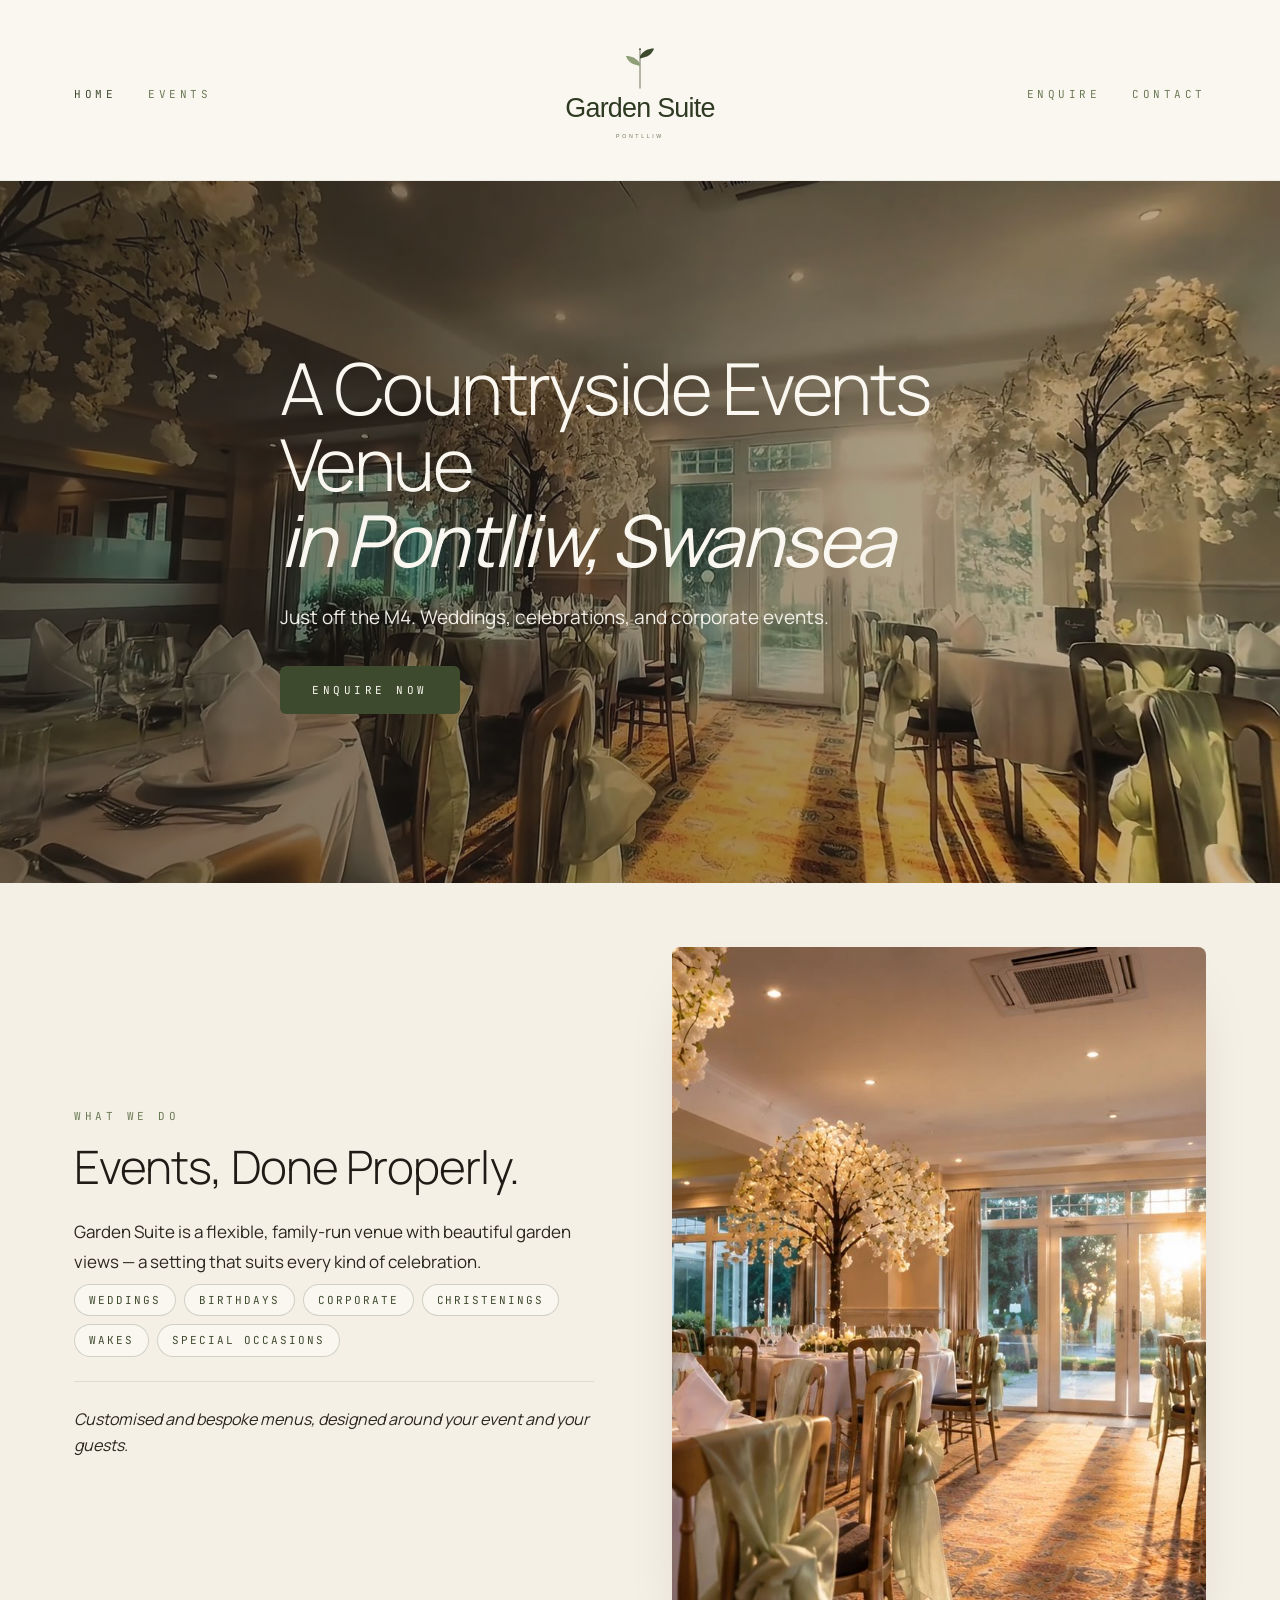
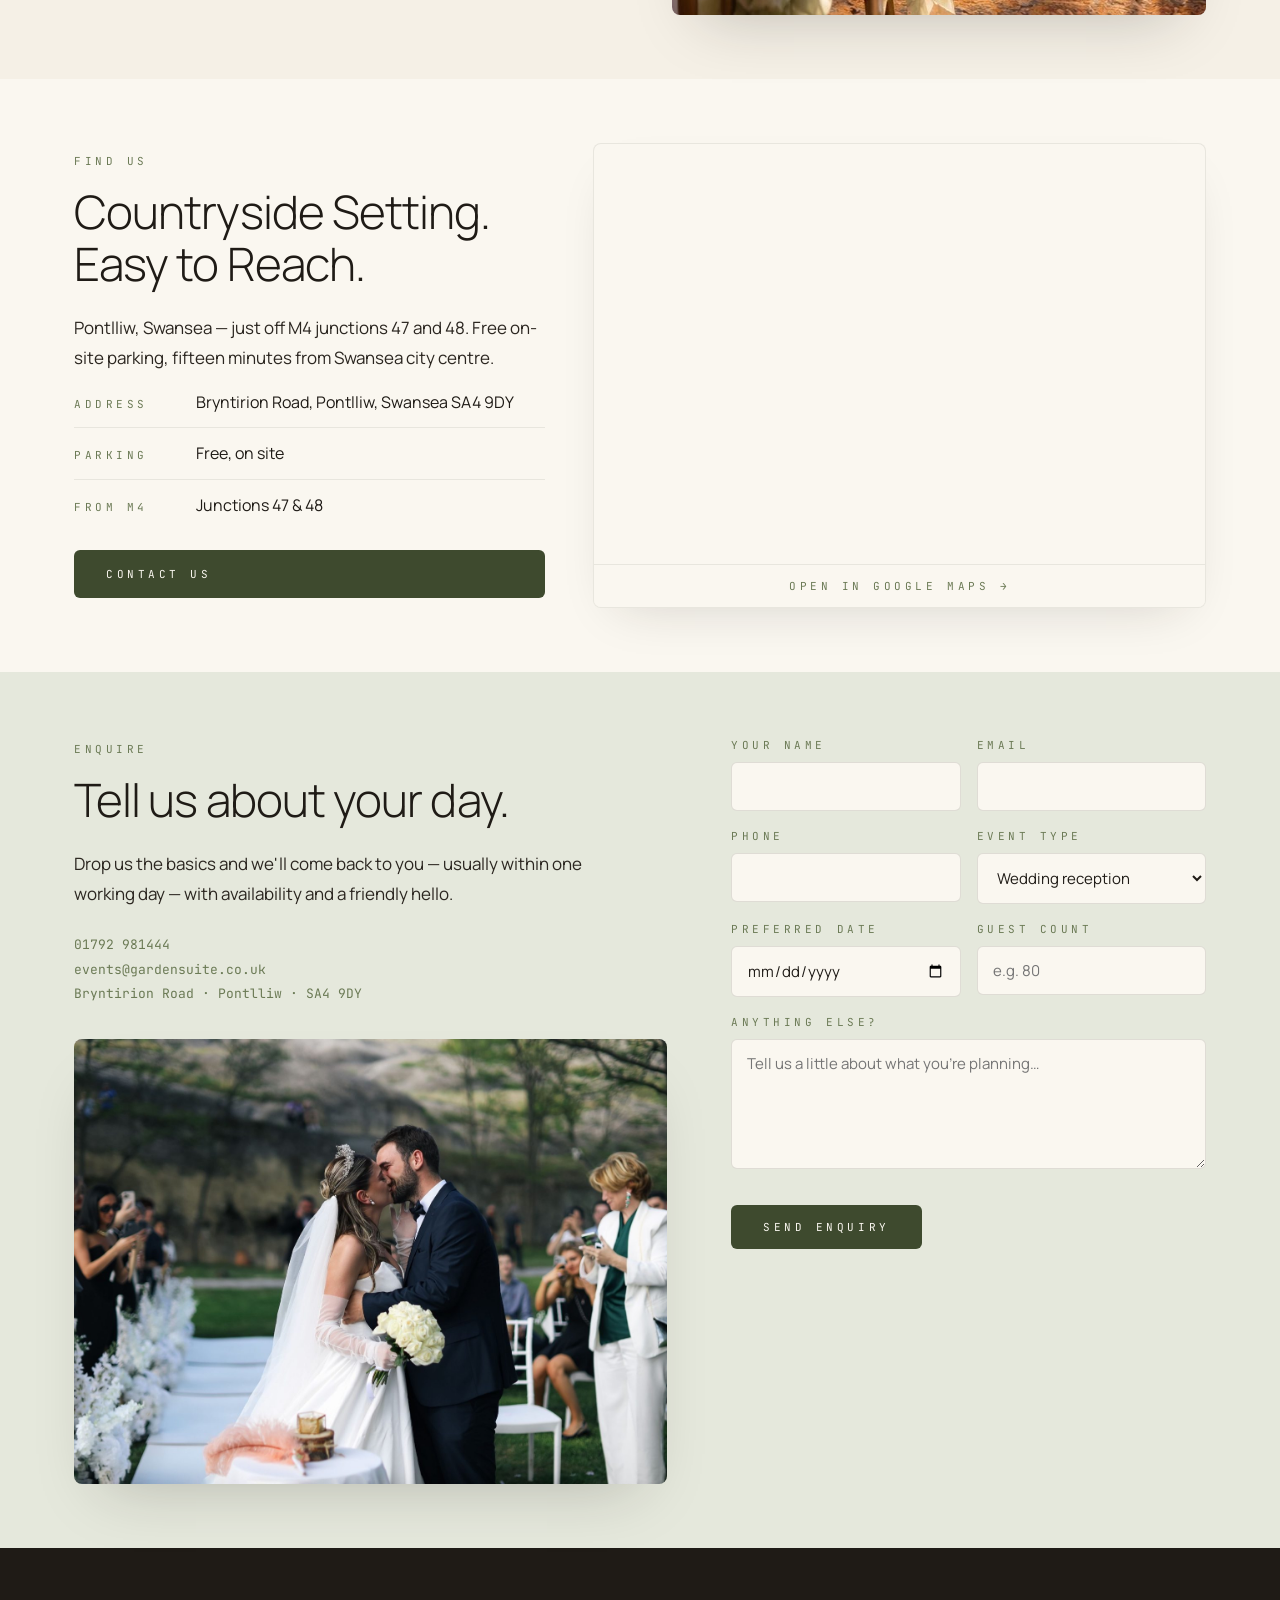
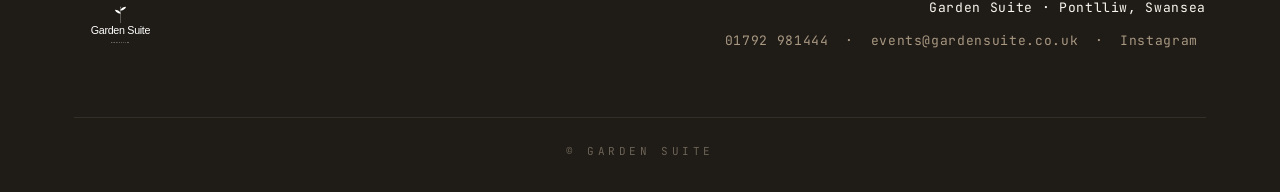
<file: index.html>
<!doctype html>
<html lang="en">
<head>
  <meta charset="utf-8" />
  <meta name="viewport" content="width=device-width, initial-scale=1" />
  <title>Garden Suite — Countryside Events Venue, Pontlliw, Swansea</title>
  <meta name="description" content="A countryside events venue in Pontlliw, Swansea — just off the M4. Weddings, celebrations and corporate events with garden views and bespoke menus." />
  <link rel="icon" type="image/png" sizes="32x32" href="brand/logo/png/favicon-32.png" />
  <link rel="icon" type="image/png" sizes="16x16" href="brand/logo/png/favicon-16.png" />
  <link rel="stylesheet" href="styles.css" />
</head>
<body>

  <header class="site-header">
    <div class="wrap">
      <nav class="nav-left" aria-label="Primary">
        <a href="index.html" class="active">Home</a>
        <a href="#what">Events</a>
      </nav>
      <a class="brand-link" href="index.html" aria-label="Garden Suite home">
        <img src="brand/logo/garden-suite-primary-transparent.svg" alt="Garden Suite" />
      </a>
      <nav class="nav" aria-label="Secondary">
        <a href="#enquire">Enquire</a>
        <a href="contact.html">Contact</a>
      </nav>
      <nav class="nav-mobile" aria-label="Mobile">
        <a href="index.html" class="active">Home</a>
        <a href="contact.html">Contact</a>
      </nav>
    </div>
  </header>

  <section class="hero">
    <div class="hero-bg" style="background-image:url(images/hero-poster.jpg)">
      <video id="hero-video" autoplay muted loop playsinline webkit-playsinline disablepictureinpicture disableremoteplayback preload="auto" poster="images/hero-poster.jpg" aria-hidden="true" tabindex="-1">
        <source src="video/hero-720.mp4" type="video/mp4" media="(max-width: 900px)" />
        <source src="video/hero.mp4" type="video/mp4" />
      </video>
    </div>
    <div class="wrap hero-content">
      <h1>A Countryside Events Venue<br/><span class="place">in Pontlliw, Swansea</span></h1>
      <p class="lede">Just off the M4. Weddings, celebrations, and corporate events.</p>
      <div class="hero-ctas">
        <a class="btn" href="#enquire">Enquire Now</a>
      </div>
    </div>
  </section>

  <section id="what" class="cream">
    <div class="wrap">
      <div class="what">
        <div class="what-copy">
          <span class="section-eyebrow">What we do</span>
          <h2 class="section-title">Events, Done Properly.</h2>
          <p class="section-body">Garden Suite is a flexible, family-run venue with beautiful garden views — a setting that suits every kind of celebration.</p>
          <div class="event-tags">
            <span>Weddings</span>
            <span>Birthdays</span>
            <span>Corporate</span>
            <span>Christenings</span>
            <span>Wakes</span>
            <span>Special Occasions</span>
          </div>
          <p class="menu-line">Customised and bespoke menus, designed around your event and your guests.</p>
        </div>
        <div class="what-img">
          <img src="images/reception-room-sunset.jpg" alt="The reception room at Garden Suite set for a wedding, with blossom trees and evening sun through the garden doors" loading="lazy" />
        </div>
      </div>
    </div>
  </section>

  <section id="find">
    <div class="wrap">
      <div class="find">
        <div class="find-copy">
          <span class="section-eyebrow">Find us</span>
          <h2 class="section-title">Countryside Setting.<br/>Easy to Reach.</h2>
          <p class="section-body">Pontlliw, Swansea — just off M4 junctions 47 and 48. Free on-site parking, fifteen minutes from Swansea city centre.</p>
          <div class="find-meta">
            <div><span class="k">Address</span><span class="v">Bryntirion Road, Pontlliw, Swansea SA4 9DY</span></div>
            <div><span class="k">Parking</span><span class="v">Free, on site</span></div>
            <div><span class="k">From M4</span><span class="v">Junctions 47 &amp; 48</span></div>
          </div>
          <a class="btn" href="contact.html">Contact Us</a>
        </div>
        <div class="map-frame">
          <iframe
            title="Map of Garden Suite, Bryntirion Road, Pontlliw, Swansea SA4 9DY"
            src="https://maps.google.com/maps?q=Bryntirion+Road,+Pontlliw,+Swansea+SA4+9DY&amp;z=15&amp;output=embed"
            loading="lazy"
            referrerpolicy="no-referrer-when-downgrade"></iframe>
          <a class="map-link" href="https://www.google.com/maps/search/?api=1&query=Bryntirion+Road+Pontlliw+Swansea+SA4+9DY" target="_blank" rel="noopener">Open in Google Maps →</a>
        </div>
      </div>
    </div>
  </section>

  <section id="enquire" class="sage">
    <div class="wrap">
      <div class="form-grid">
        <div>
          <span class="section-eyebrow">Enquire</span>
          <h2 class="section-title">Tell us about your day.</h2>
          <p class="section-body">Drop us the basics and we'll come back to you — usually within one working day — with availability and a friendly hello.</p>
          <div class="form-meta">
            <div>01792 981444</div>
            <div>events@gardensuite.co.uk</div>
            <div>Bryntirion Road · Pontlliw · SA4 9DY</div>
          </div>
          <div class="form-img">
            <img src="images/wedding-ceremony-kiss.jpg" alt="Bride and groom kissing at the end of the aisle" loading="lazy" />
          </div>
        </div>

        <form id="enquiry-form" novalidate>
          <div class="row-2">
            <div class="field">
              <label for="name">Your name</label>
              <input id="name" name="name" type="text" required autocomplete="name" />
            </div>
            <div class="field">
              <label for="email">Email</label>
              <input id="email" name="email" type="email" required autocomplete="email" />
            </div>
          </div>
          <div class="row-2">
            <div class="field">
              <label for="phone">Phone</label>
              <input id="phone" name="phone" type="tel" autocomplete="tel" />
            </div>
            <div class="field">
              <label for="event-type">Event type</label>
              <select id="event-type" name="event-type">
                <option>Wedding reception</option>
                <option>Birthday or celebration</option>
                <option>Christening or wake</option>
                <option>Corporate or meeting</option>
                <option>Other</option>
              </select>
            </div>
          </div>
          <div class="row-2">
            <div class="field">
              <label for="date">Preferred date</label>
              <input id="date" name="date" type="date" />
            </div>
            <div class="field">
              <label for="guests">Guest count</label>
              <input id="guests" name="guests" type="number" min="1" max="200" placeholder="e.g. 80" />
            </div>
          </div>
          <div class="field">
            <label for="message">Anything else?</label>
            <textarea id="message" name="message" placeholder="Tell us a little about what you're planning…"></textarea>
          </div>
          <div class="form-actions">
            <button class="btn" type="submit">Send enquiry</button>
          </div>
          <div class="form-success" id="form-success">
            Thank you — your enquiry is on its way. We'll be in touch shortly.
          </div>
        </form>
      </div>
    </div>
  </section>

  <footer class="site-footer">
    <div class="wrap">
      <div>
        <img src="brand/logo/garden-suite-mono-white.svg" alt="Garden Suite" />
      </div>
      <div class="footer-meta">
        <span class="name">Garden Suite · Pontlliw, Swansea</span>
        <span class="links">
          <a href="tel:+441792981444">01792 981444</a> ·
          <a href="mailto:events@gardensuite.co.uk">events@gardensuite.co.uk</a> ·
          <a href="https://instagram.com/" target="_blank" rel="noopener">Instagram</a>
        </span>
      </div>
      <div class="footer-copy">© Garden Suite</div>
    </div>
  </footer>

  <script>
    // Hero video: start it on phones that allow autoplay; otherwise fall back to the still photo
    (function () {
      var v = document.getElementById('hero-video');
      if (!v) return;
      v.muted = true; v.defaultMuted = true;
      function fallback() { v.style.display = 'none'; }
      var sources = v.querySelectorAll('source');
      if (sources.length) sources[sources.length - 1].addEventListener('error', fallback);
      v.addEventListener('error', fallback);
      var p = v.play();
      if (p && p.catch) p.catch(function () { /* autoplay blocked (e.g. Low Power Mode): poster stays, no play button */ });
    })();
  </script>
  <script>
    const form = document.getElementById('enquiry-form');
    const success = document.getElementById('form-success');
    form.addEventListener('submit', (e) => {
      e.preventDefault();
      if (!form.checkValidity()) { form.reportValidity(); return; }
      success.classList.add('show');
      form.reset();
      success.scrollIntoView({ behavior: 'smooth', block: 'center' });
    });
  </script>

</body>
</html>
</file>
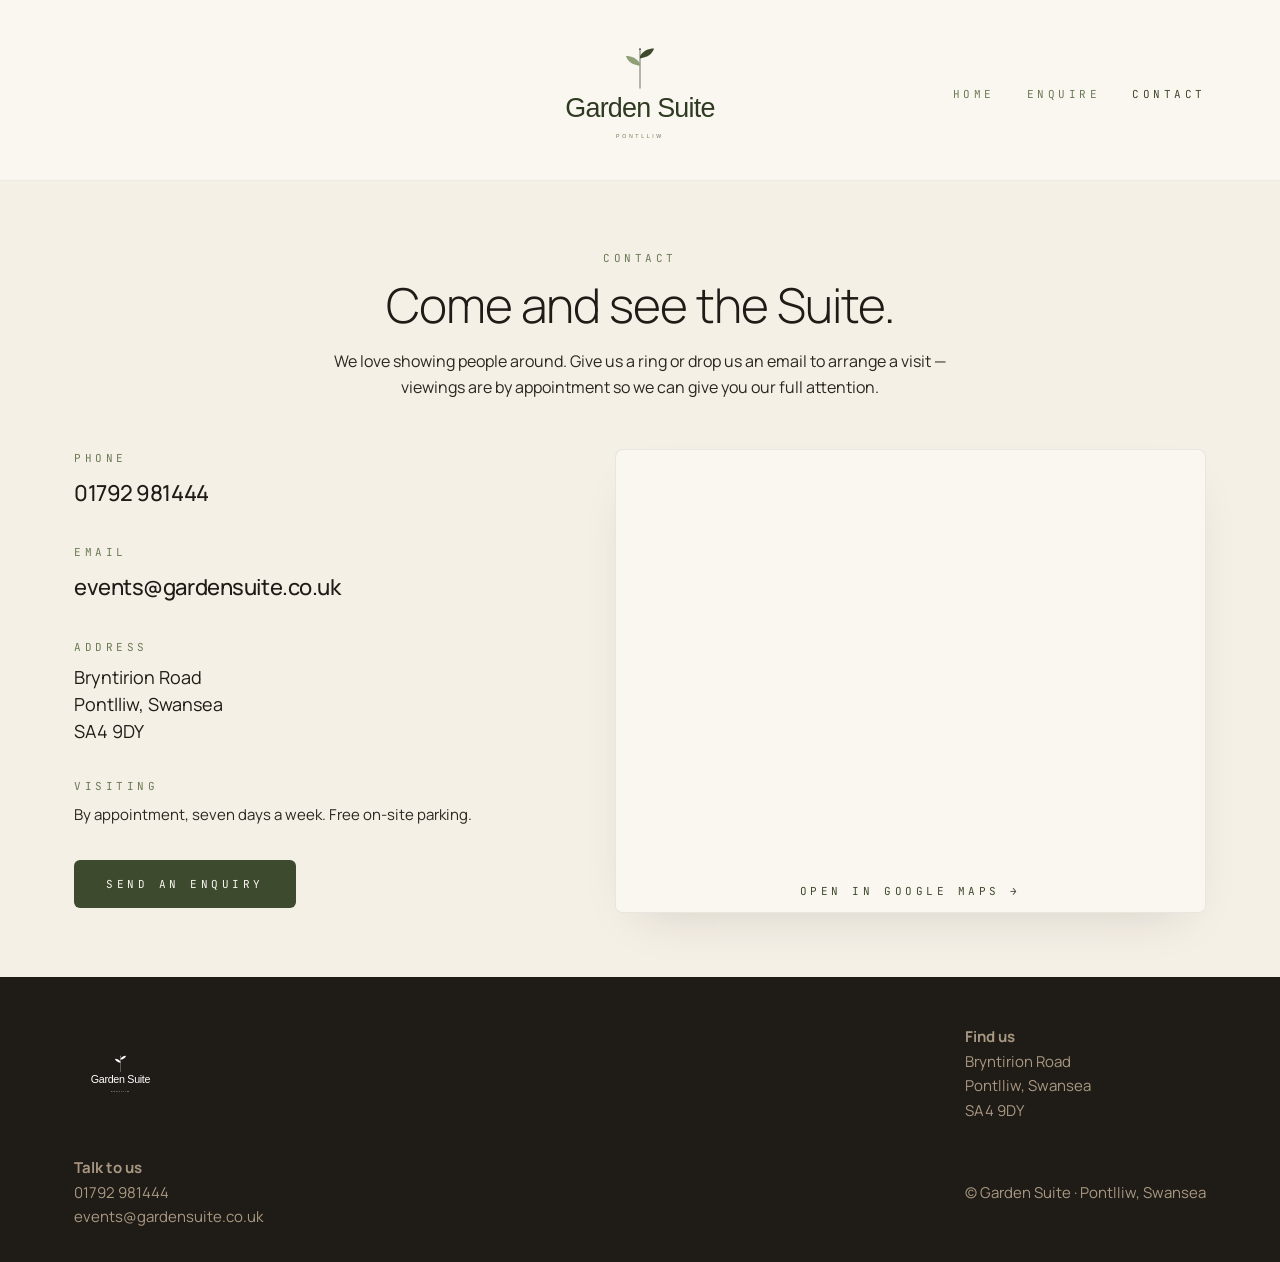
<file: contact.html>
<!doctype html>
<html lang="en">
<head>
  <meta charset="utf-8" />
  <meta name="viewport" content="width=device-width, initial-scale=1" />
  <title>Contact — Garden Suite, Pontlliw, Swansea</title>
  <meta name="description" content="Visit Garden Suite at Bryntirion Road, Pontlliw, Swansea SA4 9DY. Call 01792 981444 or email events@gardensuite.co.uk." />
  <link rel="icon" type="image/png" sizes="32x32" href="brand/logo/png/favicon-32.png" />
  <link rel="icon" type="image/png" sizes="16x16" href="brand/logo/png/favicon-16.png" />
  <link rel="stylesheet" href="styles.css" />
</head>
<body>

  <header class="site-header">
    <div class="wrap">
      <a class="brand-link" href="index.html" aria-label="Garden Suite home">
        <img src="brand/logo/garden-suite-primary-transparent.svg" alt="Garden Suite" />
      </a>
      <nav class="nav" aria-label="Primary">
        <a href="index.html">Home</a>
        <a href="index.html#enquire">Enquire</a>
        <a href="contact.html" class="active">Contact</a>
      </nav>
    </div>
  </header>

  <section class="cream">
    <div class="wrap">
      <div class="section-head">
        <span class="gs-label">Contact</span>
        <h2>Come and see the Suite.</h2>
        <p>We love showing people around. Give us a ring or drop us an email to arrange a visit — viewings are by appointment so we can give you our full attention.</p>
      </div>

      <div class="contact-grid">
        <div class="contact-list">
          <div class="contact-item">
            <span class="gs-label">Phone</span>
            <div class="value"><a href="tel:+441792981444">01792 981444</a></div>
          </div>
          <div class="contact-item">
            <span class="gs-label">Email</span>
            <div class="value"><a href="mailto:events@gardensuite.co.uk">events@gardensuite.co.uk</a></div>
          </div>
          <div class="contact-item">
            <span class="gs-label">Address</span>
            <address>
              Bryntirion Road<br/>
              Pontlliw, Swansea<br/>
              SA4 9DY
            </address>
          </div>
          <div class="contact-item">
            <span class="gs-label">Visiting</span>
            <p style="font-size:15px;">By appointment, seven days a week. Free on-site parking.</p>
          </div>
          <div>
            <a class="btn" href="index.html#enquire">Send an enquiry</a>
          </div>
        </div>

        <div class="map-frame">
          <iframe
            title="Map of Garden Suite, Bryntirion Road, Pontlliw, Swansea SA4 9DY"
            src="https://maps.google.com/maps?q=Bryntirion+Road,+Pontlliw,+Swansea+SA4+9DY&amp;z=15&amp;output=embed"
            loading="lazy"
            referrerpolicy="no-referrer-when-downgrade"></iframe>
          <p style="text-align:center;font-family:var(--gs-font-mono);font-size:var(--gs-fs-label);letter-spacing:var(--gs-tracking-label);text-transform:uppercase;color:var(--gs-olive);padding:var(--gs-space-3) 0;background:var(--gs-paper);margin:0;"><a href="https://www.google.com/maps/search/?api=1&query=Bryntirion+Road+Pontlliw+Swansea+SA4+9DY" target="_blank" rel="noopener">Open in Google Maps →</a></p>
        </div>
      </div>
    </div>
  </section>

  <footer class="site-footer">
    <div class="wrap">
      <div>
        <img src="brand/logo/garden-suite-mono-white.svg" alt="Garden Suite" />
      </div>
      <div>
        <h4>Find us</h4>
        <p>Bryntirion Road<br/>Pontlliw, Swansea<br/>SA4 9DY</p>
      </div>
      <div>
        <h4>Talk to us</h4>
        <p><a href="tel:+441792981444">01792 981444</a><br/>
        <a href="mailto:events@gardensuite.co.uk">events@gardensuite.co.uk</a></p>
      </div>
      <div class="copy">© Garden Suite · Pontlliw, Swansea</div>
    </div>
  </footer>

</body>
</html>
</file>
<file: styles.css>
@import url('brand/tokens.css');
@import url('https://fonts.googleapis.com/css2?family=Manrope:wght@300;400;500;600;700&family=JetBrains+Mono:wght@400;500&display=swap');

* { box-sizing: border-box; margin: 0; padding: 0; }

html { scroll-behavior: smooth; }

body {
  background: var(--gs-paper);
  color: var(--gs-ink-soft);
  font-family: var(--gs-font-body);
  font-size: var(--gs-fs-body);
  line-height: 1.65;
  -webkit-font-smoothing: antialiased;
}

img { max-width: 100%; display: block; }
a { color: var(--gs-forest); text-decoration: none; transition: color 0.2s; }
a:hover { color: var(--gs-forest-deep); }

.wrap { max-width: 1180px; margin: 0 auto; padding: 0 var(--gs-space-6); }

/* ── Header (desktop: centered logo) ────────── */
.site-header {
  background: var(--gs-paper);
  padding: var(--gs-space-6) 0 var(--gs-space-4);
  border-bottom: 1px solid rgba(31, 27, 22, 0.06);
}
.site-header .wrap {
  display: grid;
  grid-template-columns: 1fr auto 1fr;
  align-items: center;
  gap: var(--gs-space-6);
}
.brand-link { justify-self: center; grid-column: 2; }
.brand-link img {
  height: 140px;
  width: auto;
}
.nav-left, .nav { display: flex; gap: var(--gs-space-8); align-items: center; }
.nav-left { justify-self: start; grid-column: 1; }
.nav { justify-self: end; grid-column: 3; }

.nav a, .nav-left a {
  font-family: var(--gs-font-mono);
  font-size: var(--gs-fs-label);
  letter-spacing: var(--gs-tracking-label);
  text-transform: uppercase;
  color: var(--gs-olive);
}
.nav a.active, .nav a:hover, .nav-left a:hover, .nav-left a.active { color: var(--gs-forest); }

.nav-mobile { display: none; }

/* ── Hero (full-width photo) ──────────── */
.hero {
  position: relative;
  min-height: 78vh;
  display: flex;
  align-items: center;
  overflow: hidden;
  background: var(--gs-ink);
}
.hero-bg { position: absolute; inset: 0; background-size: cover; background-position: center; }
.hero-bg video { pointer-events: none; background: transparent; }
/* Hide the iPhone play button that appears when autoplay is blocked */
.hero-bg video::-webkit-media-controls,
.hero-bg video::-webkit-media-controls-panel,
.hero-bg video::-webkit-media-controls-play-button,
.hero-bg video::-webkit-media-controls-start-playback-button { display: none !important; -webkit-appearance: none; opacity: 0; }
.hero-bg img, .hero-bg video { width: 100%; height: 100%; object-fit: cover; display: block; }
.hero-bg::after {
  content: "";
  position: absolute; inset: 0;
  background: linear-gradient(105deg, rgba(31,27,22,0.70) 0%, rgba(31,27,22,0.45) 55%, rgba(31,27,22,0.20) 100%);
}
.hero-content {
  position: relative;
  z-index: 1;
  color: var(--gs-paper);
  padding: var(--gs-space-16) 0;
  max-width: 720px;
}
.hero-content h1 {
  font-family: var(--gs-font-display);
  font-size: clamp(40px, 5.6vw, 76px);
  font-weight: 300;
  line-height: 1.06;
  letter-spacing: var(--gs-tracking-display);
  color: var(--gs-paper);
  margin-bottom: var(--gs-space-6);
}
.hero-content h1 .place { font-weight: 400; font-style: italic; }
.hero-content p.lede {
  font-size: 19px;
  color: var(--gs-paper);
  opacity: 0.95;
  margin-bottom: var(--gs-space-8);
  max-width: 560px;
}
.hero-ctas { display: flex; flex-wrap: wrap; gap: var(--gs-space-3); }

/* ── Buttons ──────────────────────────── */
.btn {
  display: inline-block;
  padding: 15px 32px;
  background: var(--gs-forest);
  color: var(--gs-paper);
  font-family: var(--gs-font-mono);
  font-size: var(--gs-fs-label);
  letter-spacing: var(--gs-tracking-label);
  text-transform: uppercase;
  border-radius: var(--gs-radius-md);
  border: none;
  cursor: pointer;
  transition: background 0.2s, transform 0.1s, color 0.2s;
}
.btn:hover { background: var(--gs-forest-deep); color: var(--gs-paper); }
.btn:active { transform: translateY(1px); }
.btn-ghost {
  background: transparent;
  color: var(--gs-forest);
  border: 1px solid var(--gs-forest);
}
.btn-ghost:hover { background: var(--gs-forest); color: var(--gs-paper); }

/* ── Sections ─────────────────────────── */
section { padding: var(--gs-space-16) 0; }
section.cream { background: var(--gs-cream); }
section.sage { background: var(--gs-sage); }

.section-eyebrow {
  font-family: var(--gs-font-mono);
  font-size: var(--gs-fs-label);
  letter-spacing: var(--gs-tracking-label);
  text-transform: uppercase;
  color: var(--gs-olive);
  margin-bottom: var(--gs-space-4);
  display: inline-block;
}
.section-title {
  font-family: var(--gs-font-display);
  font-size: clamp(32px, 3.6vw, 48px);
  font-weight: 300;
  line-height: 1.12;
  letter-spacing: var(--gs-tracking-tight);
  color: var(--gs-ink);
  margin-bottom: var(--gs-space-6);
}
.section-body {
  font-size: 17px;
  color: var(--gs-ink-soft);
  line-height: 1.75;
  margin-bottom: var(--gs-space-5);
  max-width: 52ch;
}
.section-body:last-child { margin-bottom: 0; }

/* ── What we do (2 col, tags) ────────── */
.what {
  display: grid;
  grid-template-columns: 1fr 1fr;
  gap: var(--gs-space-16);
  align-items: center;
}
.what-img {
  border-radius: var(--gs-radius-lg);
  overflow: hidden;
  aspect-ratio: 4/5;
  box-shadow: 0 30px 60px -30px rgba(31, 27, 22, 0.25);
}
.what-img img { width: 100%; height: 100%; object-fit: cover; }
.form-img {
  margin-top: var(--gs-space-8);
  border-radius: var(--gs-radius-lg);
  overflow: hidden;
  aspect-ratio: 4/3;
  box-shadow: 0 30px 60px -30px rgba(31, 27, 22, 0.25);
}
.form-img img { width: 100%; height: 100%; object-fit: cover; object-position: center 35%; }
.what-copy { max-width: 520px; }

.event-tags {
  display: flex;
  flex-wrap: wrap;
  gap: var(--gs-space-2);
  margin: var(--gs-space-2) 0 var(--gs-space-6);
}
.event-tags span {
  display: inline-block;
  padding: 6px 14px;
  border: 1px solid rgba(62, 74, 46, 0.22);
  border-radius: 999px;
  font-family: var(--gs-font-mono);
  font-size: var(--gs-fs-label);
  letter-spacing: 0.18em;
  text-transform: uppercase;
  color: var(--gs-forest);
  background: var(--gs-paper);
}

.menu-line {
  margin-top: var(--gs-space-6);
  padding-top: var(--gs-space-6);
  border-top: 1px solid rgba(31, 27, 22, 0.1);
  font-size: 16px;
  color: var(--gs-ink-soft);
  font-style: italic;
  max-width: 52ch;
}

/* ── Find us (map) ───────────────────── */
.find {
  display: grid;
  grid-template-columns: 1fr 1.3fr;
  gap: var(--gs-space-12);
  align-items: stretch;
}
.find-copy {
  max-width: 480px;
  display: flex;
  flex-direction: column;
  justify-content: center;
}
.find-meta {
  margin: var(--gs-space-4) 0 var(--gs-space-8);
  display: grid;
  gap: var(--gs-space-3);
}
.find-meta div {
  display: grid;
  grid-template-columns: 110px 1fr;
  gap: var(--gs-space-3);
  align-items: baseline;
  padding-bottom: var(--gs-space-3);
  border-bottom: 1px solid rgba(31, 27, 22, 0.08);
}
.find-meta div:last-child { border-bottom: 0; padding-bottom: 0; }
.find-meta .k {
  font-family: var(--gs-font-mono);
  font-size: var(--gs-fs-label);
  letter-spacing: var(--gs-tracking-label);
  text-transform: uppercase;
  color: var(--gs-olive);
}
.find-meta .v { color: var(--gs-ink); font-size: 16px; }

.map-frame {
  border-radius: var(--gs-radius-lg);
  overflow: hidden;
  border: 1px solid rgba(31, 27, 22, 0.08);
  box-shadow: 0 20px 50px -25px rgba(31, 27, 22, 0.18);
  background: var(--gs-paper);
  min-height: 460px;
  display: flex;
  flex-direction: column;
}
.map-frame iframe { display: block; width: 100%; flex: 1; min-height: 420px; border: 0; }
.map-link {
  display: block;
  text-align: center;
  padding: var(--gs-space-3) 0;
  font-family: var(--gs-font-mono);
  font-size: var(--gs-fs-label);
  letter-spacing: var(--gs-tracking-label);
  text-transform: uppercase;
  color: var(--gs-olive);
  border-top: 1px solid rgba(31, 27, 22, 0.08);
  background: var(--gs-paper);
}
.map-link:hover { color: var(--gs-forest); background: var(--gs-cream); }

/* ── Form ─────────────────────────────── */
.form-grid {
  display: grid;
  grid-template-columns: 5fr 4fr;
  gap: var(--gs-space-16);
  align-items: start;
}
form { display: grid; gap: var(--gs-space-4); }
.row-2 { display: grid; grid-template-columns: 1fr 1fr; gap: var(--gs-space-4); }
.field label {
  display: block;
  font-family: var(--gs-font-mono);
  font-size: var(--gs-fs-label);
  letter-spacing: var(--gs-tracking-label);
  text-transform: uppercase;
  color: var(--gs-olive);
  margin-bottom: var(--gs-space-2);
}
.field input,
.field select,
.field textarea {
  width: 100%;
  padding: 13px 15px;
  background: var(--gs-paper);
  border: 1px solid rgba(31, 27, 22, 0.12);
  border-radius: var(--gs-radius-md);
  font-family: var(--gs-font-body);
  font-size: 15px;
  color: var(--gs-ink);
  transition: border-color 0.2s, box-shadow 0.2s;
}
.field textarea { min-height: 130px; resize: vertical; }
.field input:focus,
.field select:focus,
.field textarea:focus {
  outline: none;
  border-color: var(--gs-forest);
  box-shadow: 0 0 0 3px rgba(62, 74, 46, 0.12);
}
.form-meta {
  font-family: var(--gs-font-mono);
  font-size: var(--gs-fs-small);
  color: var(--gs-olive);
  margin-top: var(--gs-space-6);
  line-height: 1.9;
}
.form-actions { margin-top: var(--gs-space-3); }
.form-success {
  display: none;
  padding: var(--gs-space-4);
  background: var(--gs-paper);
  border: 1px solid var(--gs-forest);
  border-radius: var(--gs-radius-md);
  color: var(--gs-forest-deep);
  font-size: 15px;
}
.form-success.show { display: block; }

/* ── Contact page ─────────────────────── */
.contact-grid {
  display: grid;
  grid-template-columns: 1fr 1.2fr;
  gap: var(--gs-space-12);
  align-items: start;
}
.contact-list { display: grid; gap: var(--gs-space-8); }
.contact-item .gs-label { margin-bottom: var(--gs-space-2); display: block; }
.contact-item .value {
  font-family: var(--gs-font-display);
  font-size: 22px;
  font-weight: 500;
  color: var(--gs-ink);
  letter-spacing: var(--gs-tracking-tight);
}
.contact-item .value a { color: var(--gs-ink); }
.contact-item .value a:hover { color: var(--gs-forest); }
.contact-item address {
  font-style: normal;
  font-family: var(--gs-font-display);
  font-size: 18px;
  color: var(--gs-ink);
  line-height: 1.5;
}
.section-head {
  text-align: center;
  max-width: 640px;
  margin: 0 auto var(--gs-space-12);
}
.section-head h2 { font-family: var(--gs-font-display); font-size: var(--gs-fs-h1); font-weight: 300; line-height: 1.1; letter-spacing: var(--gs-tracking-tight); color: var(--gs-ink); margin-bottom: var(--gs-space-4); }
.section-head .gs-label { display: inline-block; margin-bottom: var(--gs-space-3); }
.section-head p { color: var(--gs-ink-soft); font-size: 16px; }

/* ── Footer ───────────────────────────── */
.site-footer {
  background: var(--gs-ink);
  color: var(--gs-taupe);
  padding: var(--gs-space-12) 0 var(--gs-space-8);
}
.site-footer .wrap {
  display: grid;
  grid-template-columns: 1fr auto;
  gap: var(--gs-space-8);
  align-items: center;
}
.site-footer img { height: 56px; width: auto; }
.site-footer a { color: var(--gs-taupe); }
.site-footer a:hover { color: var(--gs-paper); }
.footer-meta {
  font-family: var(--gs-font-mono);
  font-size: var(--gs-fs-small);
  letter-spacing: 0.05em;
  text-align: right;
  line-height: 1.9;
}
.footer-meta .name { color: var(--gs-paper); display: block; margin-bottom: var(--gs-space-2); }
.footer-meta .links { color: var(--gs-taupe); }
.footer-meta .links a { margin: 0 var(--gs-space-2); }
.footer-copy {
  grid-column: 1 / -1;
  margin-top: var(--gs-space-8);
  padding-top: var(--gs-space-6);
  border-top: 1px solid rgba(168, 152, 130, 0.15);
  font-family: var(--gs-font-mono);
  font-size: var(--gs-fs-label);
  letter-spacing: var(--gs-tracking-label);
  text-transform: uppercase;
  color: var(--gs-taupe-deep);
  text-align: center;
}

/* ── Responsive ───────────────────────── */
@media (max-width: 880px) {
  /* Mobile header: logo LEFT, simple Home/Contact RIGHT */
  .site-header { padding: var(--gs-space-4) 0; }
  .site-header .wrap {
    display: flex;
    flex-direction: row;
    align-items: center;
    justify-content: space-between;
    gap: var(--gs-space-4);
    padding: 0 var(--gs-space-8);
  }
  .wrap { padding: 0 var(--gs-space-8); }
  .brand-link { justify-self: start; }
  .brand-link img { height: 120px; }
  .nav-left, .nav { display: none; }
  .nav-mobile {
    display: flex;
    gap: var(--gs-space-6);
    align-items: center;
  }
  .nav-mobile a {
    font-family: var(--gs-font-mono);
    font-size: var(--gs-fs-label);
    letter-spacing: var(--gs-tracking-label);
    text-transform: uppercase;
    color: var(--gs-olive);
  }
  .nav-mobile a.active, .nav-mobile a:hover { color: var(--gs-forest); }

  /* Phones: show the whole video at its own 16:9 shape (no zoomed-in crop), text on a dark band below */
  .hero { min-height: 0; display: block; padding: 0; }
  .hero-bg { position: relative; inset: auto; width: 100%; aspect-ratio: 16 / 9; }
  .hero-bg::after { display: none; }
  .hero-content { padding: var(--gs-space-8) var(--gs-space-8) var(--gs-space-12); max-width: none; }

  .what, .find, .form-grid, .contact-grid {
    grid-template-columns: 1fr;
    gap: var(--gs-space-12);
  }
  .what-img { aspect-ratio: 4/3; }
  .row-2 { grid-template-columns: 1fr; }

  .find-meta div { grid-template-columns: 96px 1fr; }

  .site-footer .wrap { grid-template-columns: 1fr; text-align: center; }
  .footer-meta { text-align: center; }

  section { padding: var(--gs-space-12) 0; }
}
</file>
